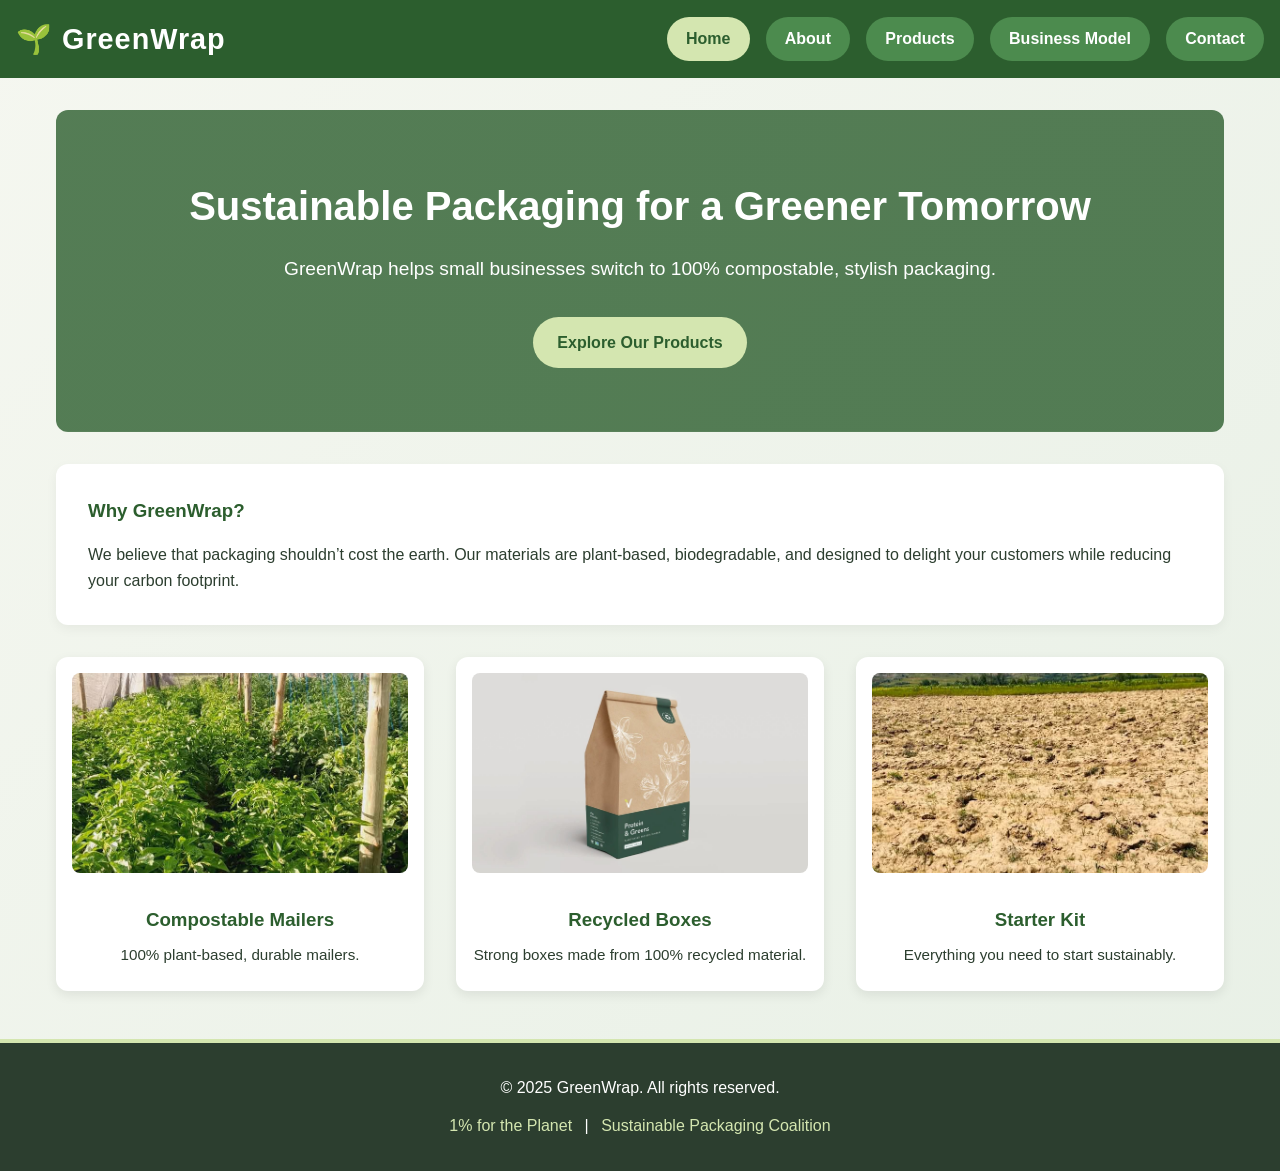
<file: Botsepehi Makatise BAPC Y3S2/index.html>
<!DOCTYPE html>
<html lang="en">
<head>
    <meta charset="UTF-8">
    <meta name="viewport" content="width=device-width, initial-scale=1.0">
    <title>GreenWrap - Sustainable Packaging</title>
    <link rel="stylesheet" href="style.css">
</head>
<body>
    <header>
        <div class="logo">
            <h1>🌱 GreenWrap</h1>
        </div>
        <nav>
            <ul>
                <li><a href="index.html" class="active">Home</a></li>
                <li><a href="about.html">About</a></li>
                <li><a href="products.html">Products</a></li>
                <li><a href="business.html">Business Model</a></li>
                <li><a href="contact.html">Contact</a></li>
            </ul>
        </nav>
    </header>

    <main>
        <section class="hero">
            <h2>Sustainable Packaging for a Greener Tomorrow</h2>
            <p>GreenWrap helps small businesses switch to 100% compostable, stylish packaging.</p>
            <a href="products.html" class="btn">Explore Our Products</a>
        </section>

        <section class="intro">
            <h3>Why GreenWrap?</h3>
            <p>We believe that packaging shouldn’t cost the earth. Our materials are plant-based, biodegradable, and designed to delight your customers while reducing your carbon footprint.</p>
        </section>
        <section class="products-grid" style="margin-top: 2rem;">
    <div class="product-card">
        <img src="tamati.jpeg" alt="Compostable mailer">
        <h3>Compostable Mailers</h3>
        <p>100% plant-based, durable mailers.</p>
    </div>
    <div class="product-card">
        <img src="package.jpg" alt="Recycled boxes">
        <h3>Recycled Boxes</h3>
        <p>Strong boxes made from 100% recycled material.</p>
    </div>
    <div class="product-card">
        <img src="land.jpeg" alt="Starter kit">
        <h3>Starter Kit</h3>
        <p>Everything you need to start sustainably.</p>
    </div>
    </section>
    </main>

    <footer>
        <p>&copy; 2025 GreenWrap. All rights reserved.</p>
        <div class="external-links">
            <a href="https://www.onepercentfortheplanet.org/" target="_blank">1% for the Planet</a> |
            <a href="https://www.sustainablepackaging.org/" target="_blank">Sustainable Packaging Coalition</a>
        </div>
    </footer>
</body>
</html>
</file>
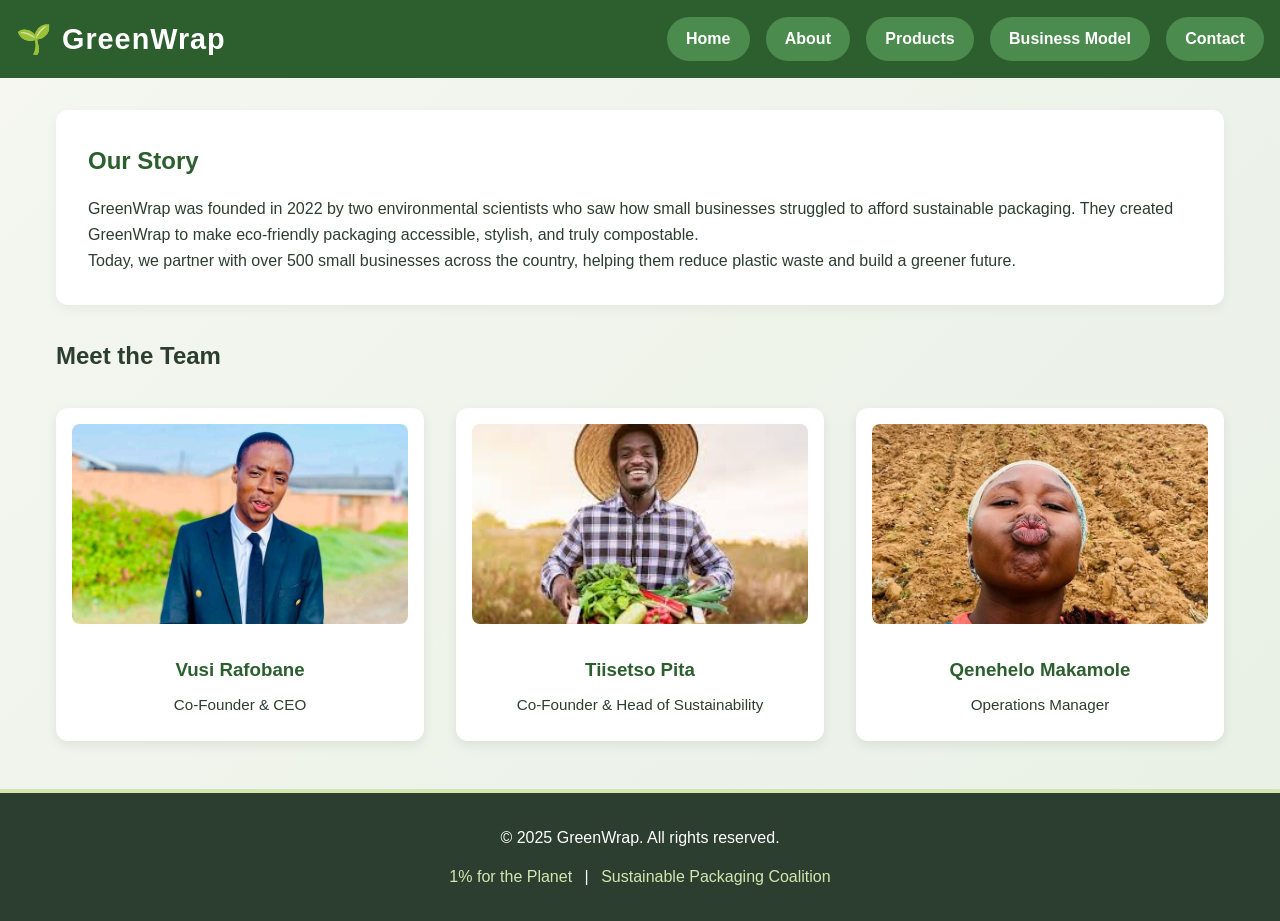
<file: Botsepehi Makatise BAPC Y3S2/about.html>
<!DOCTYPE html>
<html lang="en">
<head>
    <meta charset="UTF-8">
    <meta name="viewport" content="width=device-width, initial-scale=1.0">
    <title>GreenWrap - Sustainable Packaging</title>
    <link rel="stylesheet" href="style.css">
</head>
<body>
    <header>
        <div class="logo">
            <h1>🌱 GreenWrap</h1>
        </div>
        <nav>
            <ul>
                <li><a href="index.html">Home</a></li>
                <li><a href="about.html">About</a></li>
                <li><a href="products.html">Products</a></li>
                <li><a href="business.html">Business Model</a></li>
                <li><a href="contact.html">Contact</a></li>
            </ul>
        </nav>
    </header>

    <main>
    <section class="intro">
        <h2>Our Story</h2>
        <p>GreenWrap was founded in 2022 by two environmental scientists who saw how small businesses struggled to afford sustainable packaging. They created GreenWrap to make eco-friendly packaging accessible, stylish, and truly compostable.</p>
        <p>Today, we partner with over 500 small businesses across the country, helping them reduce plastic waste and build a greener future.</p>
    </section>

    <section>
        <h2>Meet the Team</h2>
        <div class="team-grid">
            <div class="team-card">
                <img src="vusi.jpeg" alt="Founder">
                <h3>Vusi Rafobane</h3>
                <p>Co-Founder & CEO</p>
            </div>
            <div class="team-card">
                <img src="ceo.jpg" alt="Co-founder">
                <h3>Tiisetso Pita</h3>
                <p>Co-Founder & Head of Sustainability</p>
            </div>
            <div class="team-card">
                <img src="q.jpeg" alt="Operations">
                <h3>Qenehelo Makamole</h3>
                <p>Operations Manager</p>
            </div>
        </div>
    </section>
</main>

    <footer>
        <p>&copy; 2025 GreenWrap. All rights reserved.</p>
        <div class="external-links">
            <a href="https://www.onepercentfortheplanet.org/" target="_blank">1% for the Planet</a> |
            <a href="https://www.sustainablepackaging.org/" target="_blank">Sustainable Packaging Coalition</a>
        </div>
    </footer>
</body>
</html>
</file>
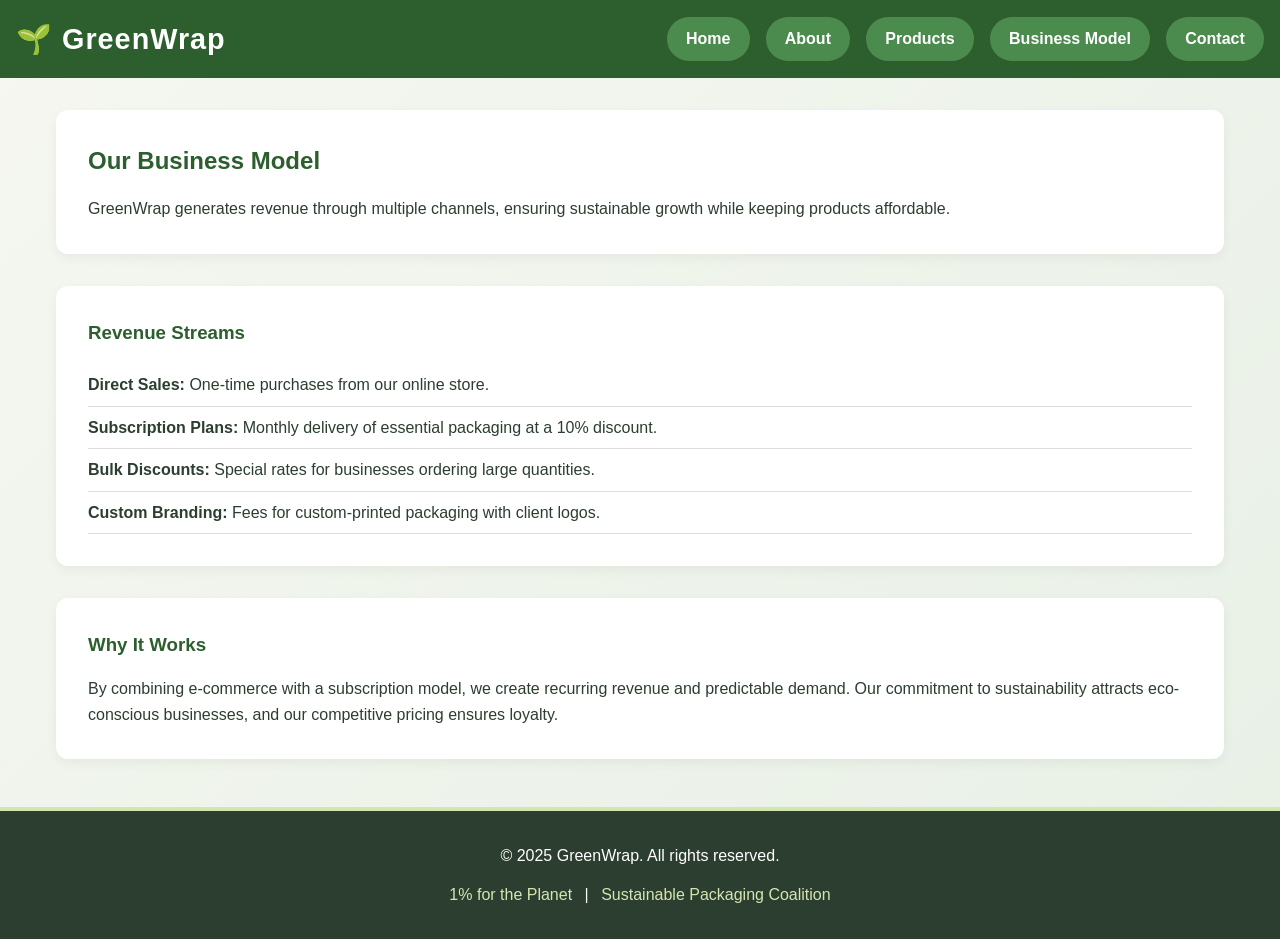
<file: Botsepehi Makatise BAPC Y3S2/business.html>
<!DOCTYPE html>
<html lang="en">
<head>
    <meta charset="UTF-8">
    <meta name="viewport" content="width=device-width, initial-scale=1.0">
    <title>GreenWrap - Sustainable Packaging</title>
    <link rel="stylesheet" href="style.css">
</head>
<body>
    <header>
        <div class="logo">
            <h1>🌱 GreenWrap</h1>
        </div>
        <nav>
            <ul>
                <li><a href="index.html">Home</a></li>
                <li><a href="about.html">About</a></li>
                <li><a href="products.html">Products</a></li>
                <li><a href="business.html">Business Model</a></li>
                <li><a href="contact.html">Contact</a></li>
            </ul>
        </nav>
    </header>

    <main>
    <section class="intro">
        <h2>Our Business Model</h2>
        <p>GreenWrap generates revenue through multiple channels, ensuring sustainable growth while keeping products affordable.</p>
    </section>

    <section class="intro">
        <h3>Revenue Streams</h3>
        <ul class="pricing-list">
            <li><strong>Direct Sales:</strong> One-time purchases from our online store.</li>
            <li><strong>Subscription Plans:</strong> Monthly delivery of essential packaging at a 10% discount.</li>
            <li><strong>Bulk Discounts:</strong> Special rates for businesses ordering large quantities.</li>
            <li><strong>Custom Branding:</strong> Fees for custom-printed packaging with client logos.</li>
        </ul>
    </section>

    <section class="intro">
        <h3>Why It Works</h3>
        <p>By combining e-commerce with a subscription model, we create recurring revenue and predictable demand. Our commitment to sustainability attracts eco-conscious businesses, and our competitive pricing ensures loyalty.</p>
    </section>
</main>

    <footer>
        <p>&copy; 2025 GreenWrap. All rights reserved.</p>
        <div class="external-links">
            <a href="https://www.onepercentfortheplanet.org/" target="_blank">1% for the Planet</a> |
            <a href="https://www.sustainablepackaging.org/" target="_blank">Sustainable Packaging Coalition</a>
        </div>
    </footer>
</body>
</html>
</file>
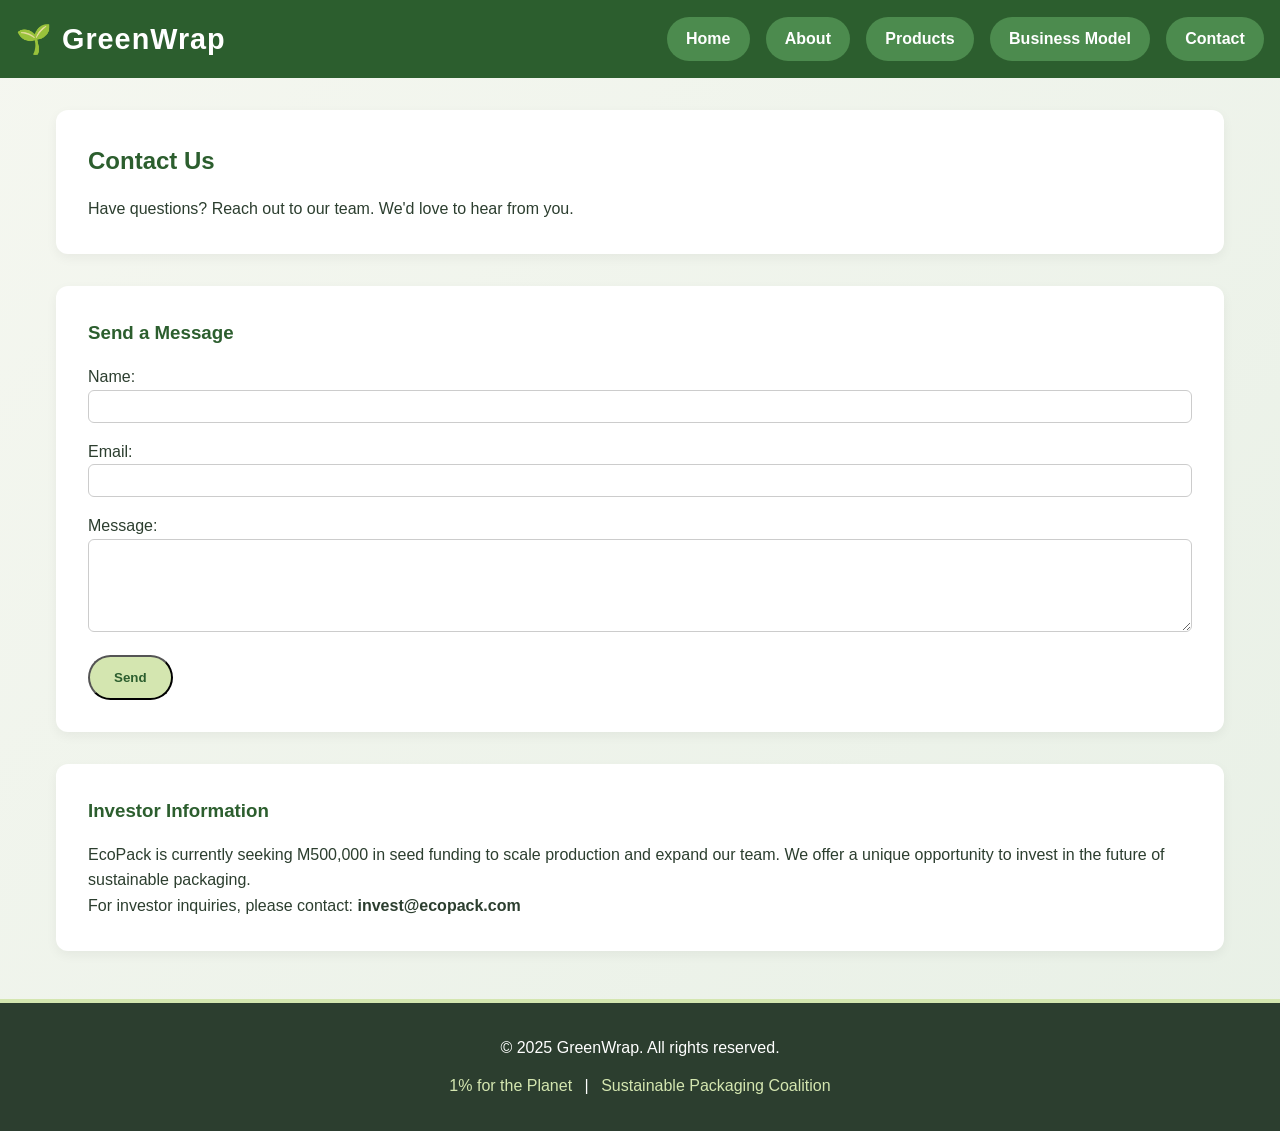
<file: Botsepehi Makatise BAPC Y3S2/contact.html>
<!DOCTYPE html>
<html lang="en">
<head>
    <meta charset="UTF-8">
    <meta name="viewport" content="width=device-width, initial-scale=1.0">
    <title>GreenWrap - Sustainable Packaging</title>
    <link rel="stylesheet" href="style.css">
</head>
<body>
    <header>
        <div class="logo">
            <h1>🌱 GreenWrap</h1>
        </div>
        <nav>
            <ul>
                <li><a href="index.html">Home</a></li>
                <li><a href="about.html">About</a></li>
                <li><a href="products.html">Products</a></li>
                <li><a href="business.html">Business Model</a></li>
                <li><a href="contact.html">Contact</a></li>
            </ul>
        </nav>
    </header>

    <main>
    <section class="intro">
        <h2>Contact Us</h2>
        <p>Have questions? Reach out to our team. We'd love to hear from you.</p>
    </section>

    <section class="intro">
        <h3>Send a Message</h3>
        <form action="#" method="post">
            <label for="name">Name:</label><br>
            <input type="text" id="name" name="name" required style="width: 100%; padding: 0.5rem; margin-bottom: 1rem;"><br>
            <label for="email">Email:</label><br>
            <input type="email" id="email" name="email" required style="width: 100%; padding: 0.5rem; margin-bottom: 1rem;"><br>
            <label for="message">Message:</label><br>
            <textarea id="message" name="message" rows="5" required style="width: 100%; padding: 0.5rem; margin-bottom: 1rem;"></textarea><br>
            <button type="submit" class="btn">Send</button>
        </form>
    </section>

    <section class="intro">
        <h3>Investor Information</h3>
        <p>EcoPack is currently seeking M500,000 in seed funding to scale production and expand our team. We offer a unique opportunity to invest in the future of sustainable packaging.</p>
        <p>For investor inquiries, please contact: <strong>invest@ecopack.com</strong></p>
    </section>
</main>

    <footer>
        <p>&copy; 2025 GreenWrap. All rights reserved.</p>
        <div class="external-links">
            <a href="https://www.onepercentfortheplanet.org/" target="_blank">1% for the Planet</a> |
            <a href="https://www.sustainablepackaging.org/" target="_blank">Sustainable Packaging Coalition</a>
        </div>
    </footer>
</body>
</html>
</file>
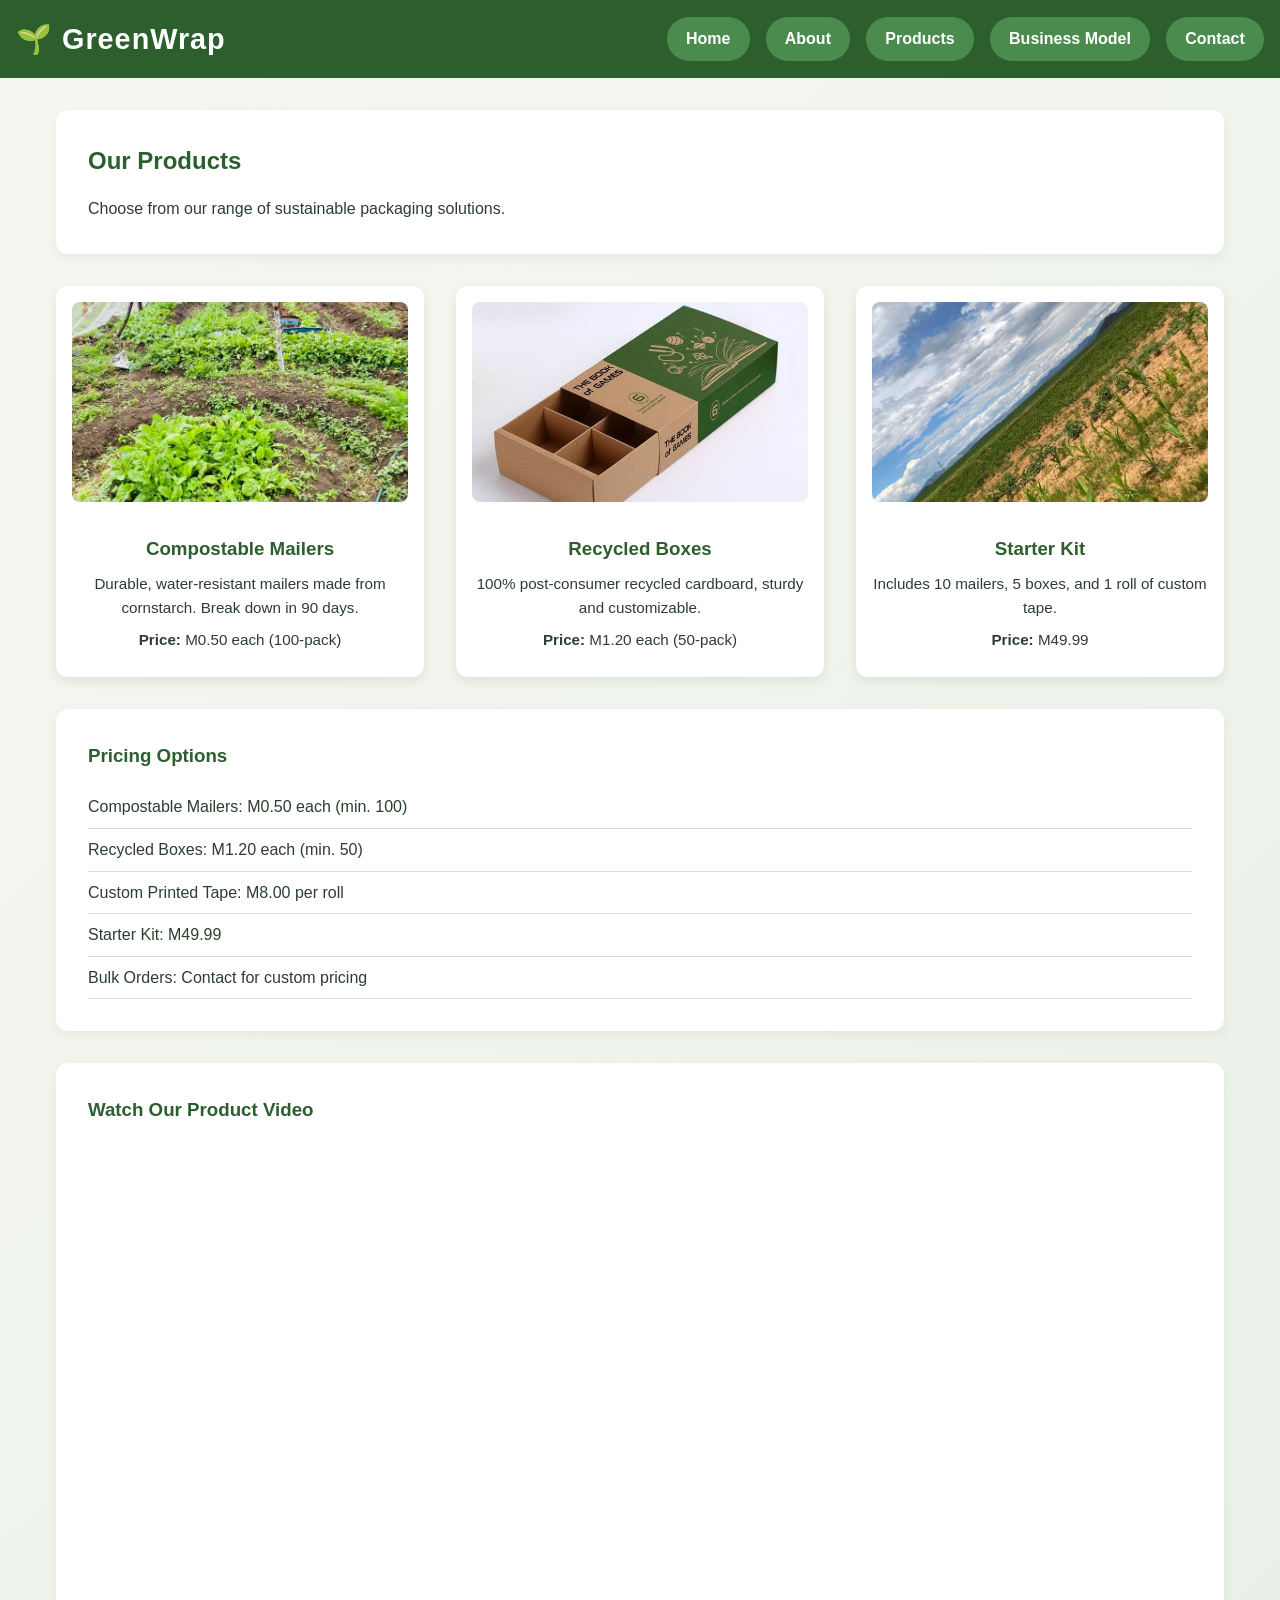
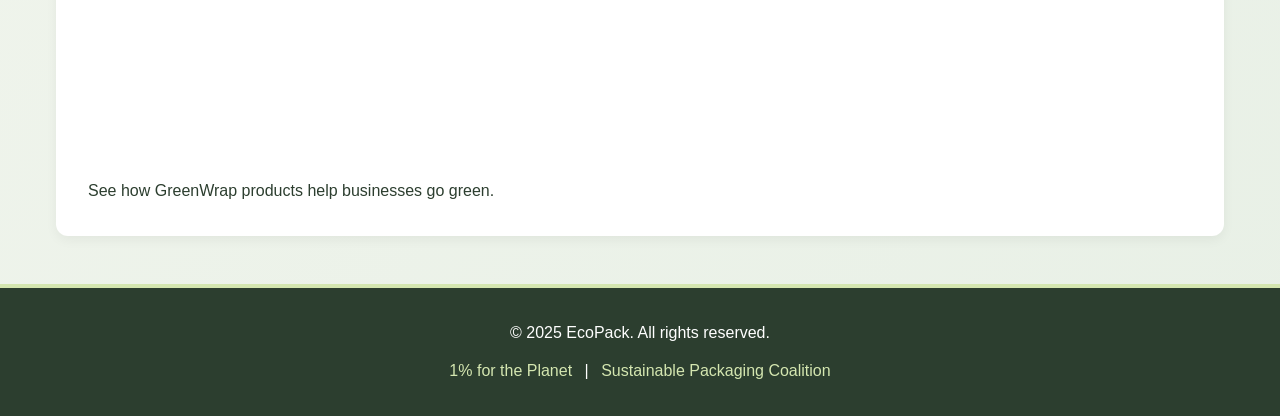
<file: Botsepehi Makatise BAPC Y3S2/products.html>
<!DOCTYPE html>
<html lang="en">
<head>
    <meta charset="UTF-8">
    <meta name="viewport" content="width=device-width, initial-scale=1.0">
    <title>GreenWrap - Sustainable Packaging</title>
    <link rel="stylesheet" href="style.css">
</head>
<body>
    <header>
        <div class="logo">
            <h1>🌱 GreenWrap</h1>
        </div>
        <nav>
            <ul>
                <li><a href="index.html">Home</a></li>
                <li><a href="about.html">About</a></li>
                <li><a href="products.html">Products</a></li>
                <li><a href="business.html">Business Model</a></li>
                <li><a href="contact.html">Contact</a></li>
            </ul>
        </nav>
    </header>

    <main>
    <section class="intro">
        <h2>Our Products</h2>
        <p>Choose from our range of sustainable packaging solutions.</p>
    </section>

    <div class="products-grid">
        <div class="product-card">
            <img src="moroho.jpeg" alt="Compostable mailers">
            <h3>Compostable Mailers</h3>
            <p>Durable, water-resistant mailers made from cornstarch. Break down in 90 days.</p>
            <p><strong>Price:</strong> M0.50 each (100-pack)</p>
        </div>
        <div class="product-card">
            <img src="box.jpg" alt="Recycled boxes">
            <h3>Recycled Boxes</h3>
            <p>100% post-consumer recycled cardboard, sturdy and customizable.</p>
            <p><strong>Price:</strong> M1.20 each (50-pack)</p>
        </div>
        <div class="product-card">
            <img src="maize.jpeg" alt="Starter kit">
            <h3>Starter Kit</h3>
            <p>Includes 10 mailers, 5 boxes, and 1 roll of custom tape.</p>
            <p><strong>Price:</strong> M49.99</p>
        </div>
    </div>

    <!-- Pricing list (ordered/unordered) -->
    <section class="intro">
        <h3>Pricing Options</h3>
        <ul class="pricing-list">
            <li>Compostable Mailers: M0.50 each (min. 100)</li>
            <li>Recycled Boxes: M1.20 each (min. 50)</li>
            <li>Custom Printed Tape: M8.00 per roll</li>
            <li>Starter Kit: M49.99</li>
            <li>Bulk Orders: Contact for custom pricing</li>
        </ul>
    </section>

    <!-- Promotional video -->
    <section class="intro">
        <h3>Watch Our Product Video</h3>
        <div style="position: relative; padding-bottom: 56.25%; height: 0; overflow: hidden; border-radius: 8px;">
            <iframe style="position: absolute; top: 0; left: 0; width: 100%; height: 100%;" src="https://www.youtube.com/embed/dQw4w9WgXcQ" frameborder="0" allowfullscreen></iframe>
        </div>
        <p style="margin-top: 1rem;">See how GreenWrap products help businesses go green.</p>
    </section>
</main>

    <footer>
        <p>&copy; 2025 EcoPack. All rights reserved.</p>
        <div class="external-links">
            <a href="https://www.onepercentfortheplanet.org/" target="_blank">1% for the Planet</a> |
            <a href="https://www.sustainablepackaging.org/" target="_blank">Sustainable Packaging Coalition</a>
        </div>
    </footer>
</body>
</html>
</file>
<file: Botsepehi Makatise BAPC Y3S2/style.css>
/* ---------- RESET & BASE ---------- */
* {
    margin: 0;
    padding: 0;
    box-sizing: border-box;
}

body {
    font-family: 'Segoe UI', Tahoma, Geneva, Verdana, sans-serif;
    line-height: 1.6;
    color: #2c3e2f;
    background: linear-gradient(135deg, #f5f7f0 0%, #e8f0e6 100%);
}

/* ---------- HEADER & NAVIGATION (BUTTON STYLE) ---------- */
header {
    background: #2c5e2e;
    color: #fff;
    padding: 1rem;
    display: flex;
    justify-content: space-between;
    align-items: center;
    flex-wrap: wrap;
}

.logo h1 {
    font-size: 1.8rem;
    letter-spacing: 1px;
}

nav ul {
    list-style: none;
    display: flex;
    gap: 1rem;
    flex-wrap: wrap;
}

nav ul li a {
    display: inline-block;
    background: #4c8b4e;      /* button background */
    color: #fff;
    padding: 0.6rem 1.2rem;
    border-radius: 30px;       /* pill shape */
    text-decoration: none;
    font-weight: bold;
    transition: all 0.3s ease;
}

nav ul li a:hover {
    background: #d4e6b0;
    color: #2c5e2e;
    transform: translateY(-2px);
}

/* Active page highlight */
nav ul li a.active {
    background: #d4e6b0;
    color: #2c5e2e;
    pointer-events: none;
}

/* ---------- MAIN LAYOUT ---------- */
main {
    max-width: 1200px;
    margin: 2rem auto;
    padding: 0 1rem;
}

/* ---------- HERO SECTION ---------- */
.hero {
    background: linear-gradient(rgba(44, 94, 46, 0.8), rgba(44, 94, 46, 0.8)), url('https://images.unsplash.com/photo-1542601906990-b4d3fb778b09?ixlib=rb-4.0.3&auto=format&fit=crop&w=1200&q=80');
    background-size: cover;
    background-position: center;
    color: #fff;
    text-align: center;
    padding: 4rem 2rem;
    border-radius: 12px;
    margin-bottom: 2rem;
}

.hero h2 {
    font-size: 2.5rem;
    margin-bottom: 1rem;
}

.hero p {
    font-size: 1.2rem;
    margin-bottom: 2rem;
}

.btn {
    display: inline-block;
    background: #d4e6b0;
    color: #2c5e2e;
    padding: 0.8rem 1.5rem;
    text-decoration: none;
    border-radius: 30px;
    font-weight: bold;
    transition: background 0.3s;
}

.btn:hover {
    background: #c0da8a;
}

/* ---------- SECTION STYLES ---------- */
section {
    margin-bottom: 2rem;
}

.intro {
    background: #fff;
    padding: 2rem;
    border-radius: 12px;
    box-shadow: 0 4px 12px rgba(0,0,0,0.05);
    margin-bottom: 2rem;
}

.intro h2, .intro h3 {
    margin-bottom: 1rem;
    color: #2c5e2e;
}

/* ---------- CARDS (PRODUCTS & TEAM) ---------- */
.products-grid, .team-grid {
    display: grid;
    grid-template-columns: repeat(auto-fit, minmax(280px, 1fr));
    gap: 2rem;
    margin: 2rem 0;
}

.product-card, .team-card {
    background: #fff;
    padding: 1rem;
    border-radius: 12px;
    text-align: center;
    box-shadow: 0 4px 12px rgba(0,0,0,0.08);
    transition: transform 0.3s, box-shadow 0.3s;
}

.product-card:hover, .team-card:hover {
    transform: translateY(-5px);
    box-shadow: 0 8px 20px rgba(0,0,0,0.12);
}

.product-card img, .team-card img {
    width: 100%;
    height: 200px;
    object-fit: cover;
    border-radius: 8px;
    margin-bottom: 1rem;
}

.product-card h3, .team-card h3 {
    margin: 0.5rem 0;
    color: #2c5e2e;
}

.product-card p, .team-card p {
    font-size: 0.95rem;
    margin: 0.5rem 0;
}

/* ---------- PRICE LIST ---------- */
.pricing-list {
    list-style: none;
    padding: 0;
    text-align: left;
}

.pricing-list li {
    padding: 0.5rem 0;
    border-bottom: 1px solid #ddd;
}

/* ---------- FORM STYLES ---------- */
input, textarea {
    border: 1px solid #ccc;
    border-radius: 6px;
    font-family: inherit;
}

input:focus, textarea:focus {
    outline: none;
    border-color: #2c5e2e;
    box-shadow: 0 0 0 2px rgba(44, 94, 46, 0.2);
}

/* ---------- FOOTER ---------- */
footer {
    background: #2c3e2f;
    color: #fff;
    text-align: center;
    padding: 2rem 1rem;
    margin-top: 3rem;
    border-top: 4px solid #d4e6b0;
}

footer .external-links {
    margin-top: 0.8rem;
}

footer a {
    color: #d4e6b0;
    text-decoration: none;
    margin: 0 0.5rem;
}

footer a:hover {
    text-decoration: underline;
}

/* ---------- RESPONSIVE DESIGN ---------- */
@media (max-width: 768px) {
    header {
        flex-direction: column;
        text-align: center;
    }
    
    nav ul {
        justify-content: center;
        margin-top: 1rem;
    }
    
    nav ul li a {
        padding: 0.5rem 1rem;
        font-size: 0.9rem;
    }
    
    .hero h2 {
        font-size: 2rem;
    }
    
    .hero p {
        font-size: 1rem;
    }
    
    .products-grid, .team-grid {
        grid-template-columns: 1fr;
        gap: 1.5rem;
    }
}
</file>
